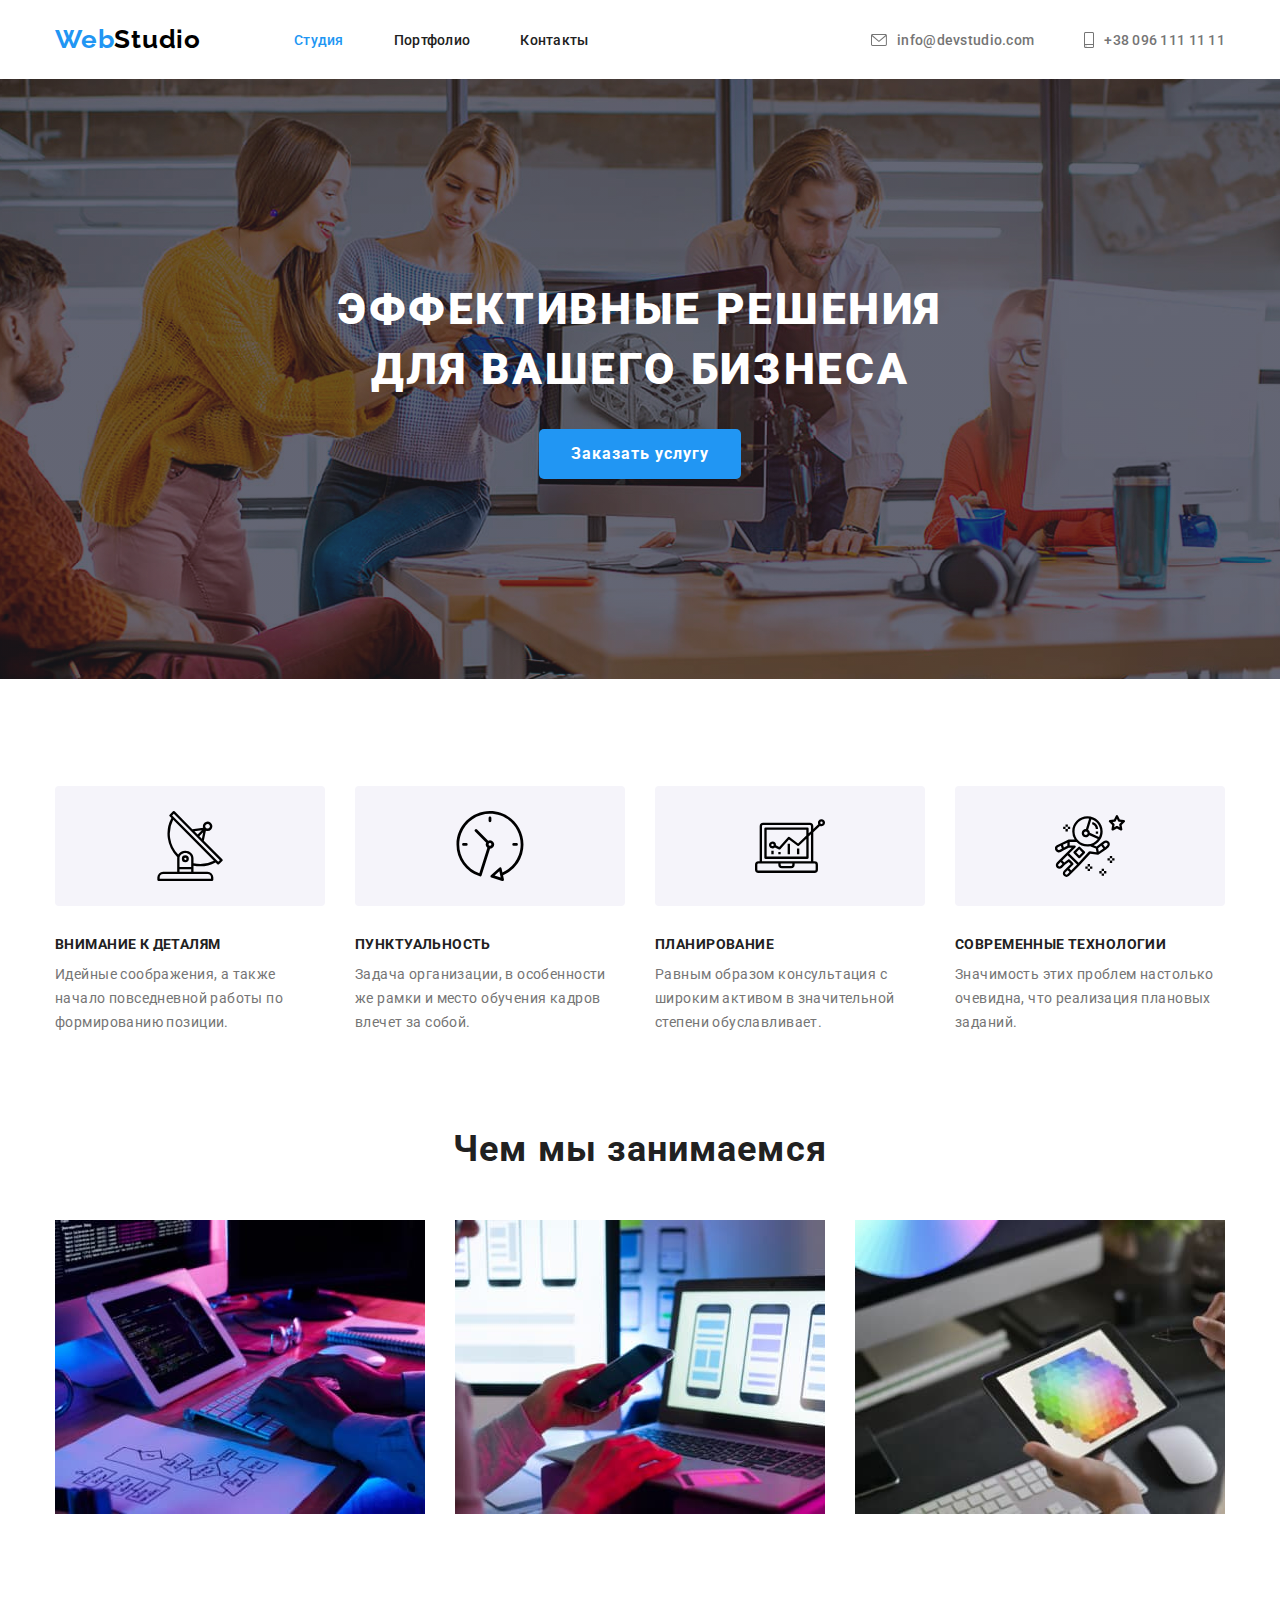
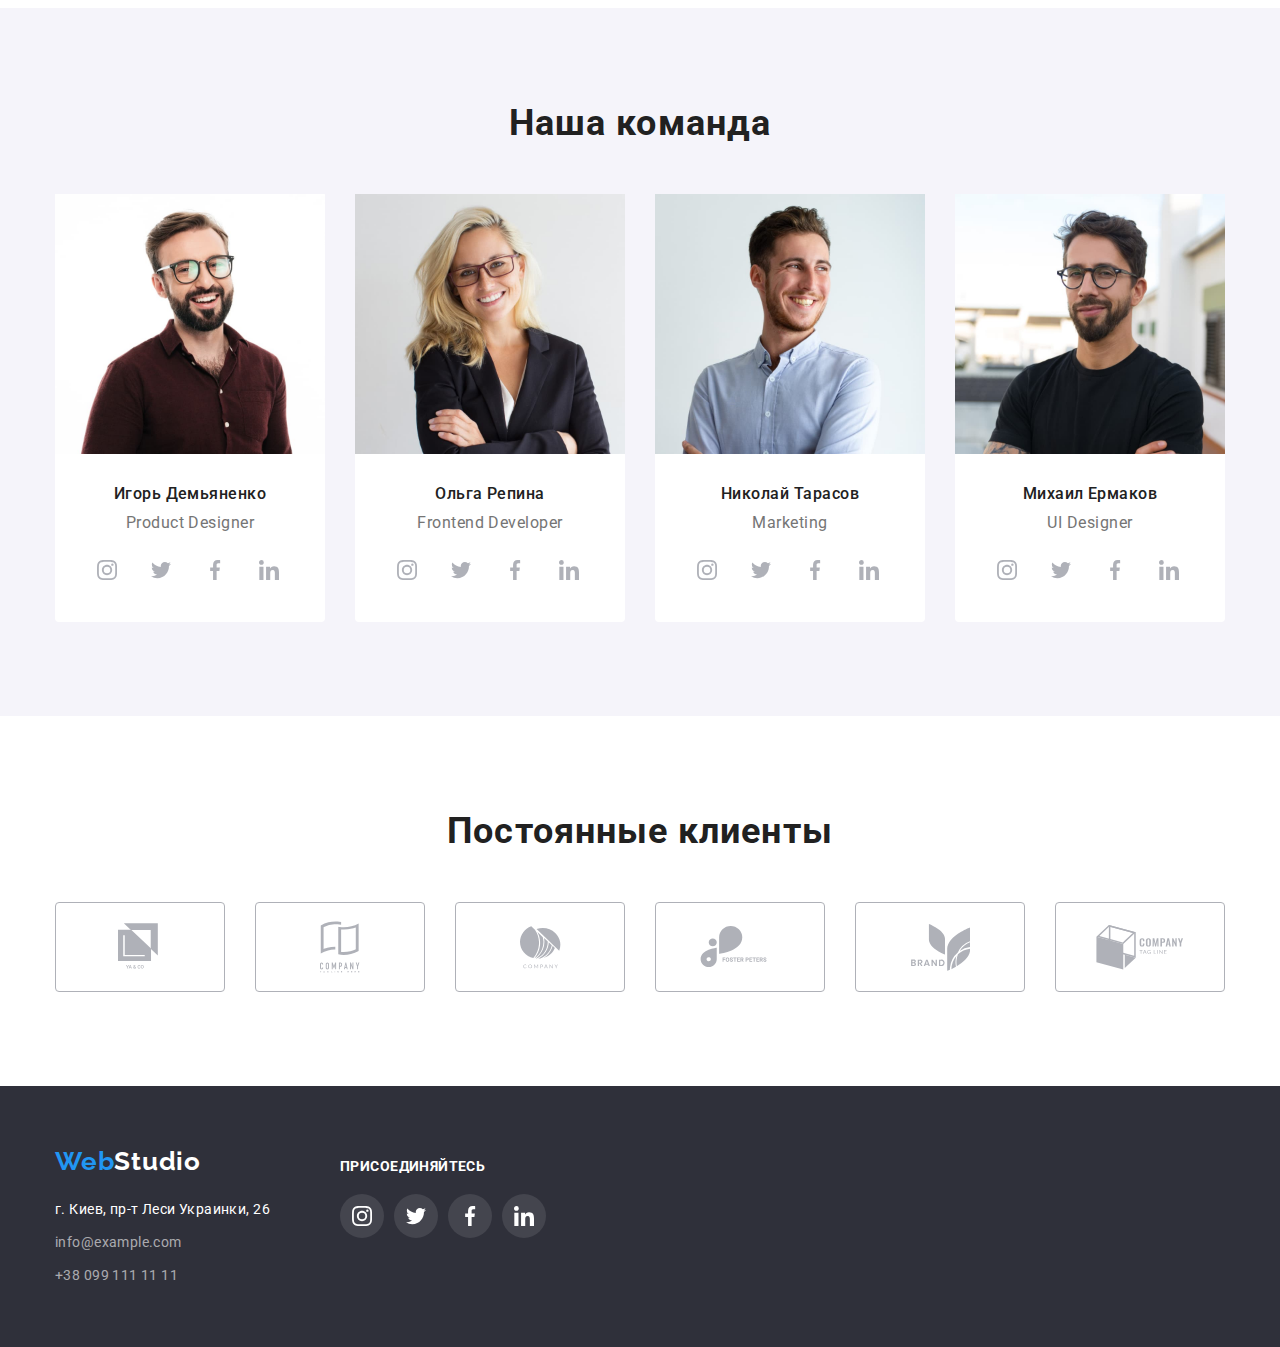
<file: index.html>
<!DOCTYPE html>
<html lang="ru">
  <head>
    <meta charset="UTF-8" />
    <meta name="viewport" content="width=device-width, initial-scale=1.0" />
    <title>Студия</title>
    <link rel="preconnect" href="https://fonts.gstatic.com" />
    <link
      href="https://fonts.googleapis.com/css2?family=Raleway:wght@400;700&family=Roboto:wght@400;500;700;900&display=swap"
      rel="stylesheet"
    />
    <link rel="stylesheet" href="./css/modern-normalize.css" />
    <link rel="stylesheet" href="./css/styles.css" />
  </head>
  <body>
    <!-- навигация в верху страницы-->
    <header>
      <div class="container">
        <nav class="nav-logo">
          <a href="./index.html" class="logo-link"
            ><span class="logo-link-part">Web</span>Studio</a
          >
          <ul class="nav-header">
            <li><a href="" class="nav-header-item current">Студия</a></li>
            <li>
              <a href="./portfolio.html" class="nav-header-item">Портфолио</a>
            </li>
            <li><a href="" class="nav-header-item">Контакты</a></li>
          </ul>
          <ul class="header-contacts">
            <li>
              <a href="mailto:info@devstudio.com" class="header-contacts-item">
                <svg class="icon-mail" width="16" height="12">
                  <use
                    href="./images/icons/symbol-defs.svg#icon-envelope"
                  ></use>
                </svg>
                info@devstudio.com</a
              >
            </li>
            <li>
              <a href="tel:+380961111111" class="header-contacts-item">
                <svg class="icon-smartphone" width="10" height="16">
                  <use
                    href="./images/icons/symbol-defs.svg#icon-smartphone"
                  ></use>
                </svg>
                +38 096 111 11 11</a
              >
            </li>
          </ul>
        </nav>
      </div>
    </header>

    <main>
      <!-- заказать услугу -->
      <section class="tagline-section">
        <div class="container">
          <h1 class="tagline-section-title">
            Эффективные решения для вашего бизнеса
          </h1>
          <a href="#" class="tagline-section-order">Заказать услугу</a>
        </div>
      </section>

      <!-- особенности (Наши преимущества) -->
      <section class="container advantages-section">
        <h2 class="visually-hidden">Наши преимущества</h2>
        <ul class="advantages-section-list">
          <li>
            <div class="icon-advantages-wrapper">
              <svg class="icon-advantages" width="70" height="70">
                <use href="./images/icons/symbol-defs.svg#icon-antenna-1"></use>
              </svg>
            </div>
            <h3 class="advantages-section-title">Внимание к деталям</h3>
            <p class="advantages-section-text">
              Идейные соображения, а также начало повседневной работы по
              формированию позиции.
            </p>
          </li>
          <li>
            <div class="icon-advantages-wrapper">
              <svg class="icon-advantages" width="70" height="70">
                <use href="./images/icons/symbol-defs.svg#icon-clock-1"></use>
              </svg>
            </div>
            <h3 class="advantages-section-title">Пунктуальность</h3>
            <p class="advantages-section-text">
              Задача организации, в особенности же рамки и место обучения кадров
              влечет за собой.
            </p>
          </li>
          <li>
            <div class="icon-advantages-wrapper">
              <svg class="icon-advantages" width="70" height="70">
                <use href="./images/icons/symbol-defs.svg#icon-diagram-1"></use>
              </svg>
            </div>
            <h3 class="advantages-section-title">Планирование</h3>
            <p class="advantages-section-text">
              Равным образом консультация с широким активом в значительной
              степени обуславливает.
            </p>
          </li>
          <li>
            <div class="icon-advantages-wrapper">
              <svg class="icon-advantages" width="70" height="70">
                <use
                  href="./images/icons/symbol-defs.svg#icon-astronaut-1"
                ></use>
              </svg>
            </div>
            <h3 class="advantages-section-title">Современные технологии</h3>
            <p class="advantages-section-text">
              Значимость этих проблем настолько очевидна, что реализация
              плановых заданий.
            </p>
          </li>
        </ul>
      </section>

      <!-- чем мы занимаемся -->
      <section class="busy-section container">
        <h2 class="section-title">Чем мы занимаемся</h2>
        <ul class="busy-section-list">
          <li>
            <img src="./images/pc-graph.jpg" alt="Разработка" />
          </li>
          <li>
            <img src="./images/mob-pc.jpg" alt="Приложения" />
          </li>
          <li>
            <img src="./images/pocket-color.jpg" alt="Дизайн" />
          </li>
        </ul>
      </section>

      <!-- наша команда -->
      <section class="team-section">
        <div class="container">
          <h2 class="section-title">Наша команда</h2>
          <ul>
            <li class="team-section-item">
              <img src="./images/idemyanenko.jpg" alt="Игорь Демьяненко" />
              <div class="team-section-text">
                <h3 class="team-section-name">Игорь Демьяненко</h3>
                <p class="team-section-position">Product Designer</p>
                <ul class="team-social-list">
                  <li class="team-social-item">
                    <a href="#" class="team-social-link">
                      <svg width="44" height="44">
                        <use
                          href="./images/icons/symbol-defs.svg#icon-instagram-2"
                        ></use>
                      </svg>
                    </a>
                  </li>
                  <li class="team-social-item">
                    <a href="#" class="team-social-link">
                      <svg width="44" height="44">
                        <use
                          href="./images/icons/symbol-defs.svg#icon-twitter-1"
                        ></use>
                      </svg>
                    </a>
                  </li>
                  <li class="team-social-item">
                    <a href="#" class="team-social-link">
                      <svg width="44" height="44">
                        <use
                          href="./images/icons/symbol-defs.svg#icon-facebook-1"
                        ></use>
                      </svg>
                    </a>
                  </li>
                  <li class="team-social-item">
                    <a href="#" class="team-social-link">
                      <svg width="44" height="44">
                        <use
                          href="./images/icons/symbol-defs.svg#icon-linkedin-1"
                        ></use>
                      </svg>
                    </a>
                  </li>
                </ul>
              </div>
            </li>
            <li class="team-section-item">
              <img src="./images/orepina.jpg" alt="Ольга Репина" />
              <div class="team-section-text">
                <h3 class="team-section-name">Ольга Репина</h3>
                <p class="team-section-position">Frontend Developer</p>
                <ul class="team-social-list">
                  <li class="team-social-item">
                    <a href="#" class="team-social-link">
                      <svg width="44" height="44">
                        <use
                          href="./images/icons/symbol-defs.svg#icon-instagram-2"
                        ></use>
                      </svg>
                    </a>
                  </li>
                  <li class="team-social-item">
                    <a href="#" class="team-social-link">
                      <svg width="44" height="44">
                        <use
                          href="./images/icons/symbol-defs.svg#icon-twitter-1"
                        ></use>
                      </svg>
                    </a>
                  </li>
                  <li class="team-social-item">
                    <a href="#" class="team-social-link">
                      <svg width="44" height="44">
                        <use
                          href="./images/icons/symbol-defs.svg#icon-facebook-1"
                        ></use>
                      </svg>
                    </a>
                  </li>
                  <li class="team-social-item">
                    <a href="#" class="team-social-link">
                      <svg width="44" height="44">
                        <use
                          href="./images/icons/symbol-defs.svg#icon-linkedin-1"
                        ></use>
                      </svg>
                    </a>
                  </li>
                </ul>
              </div>
            </li>
            <li class="team-section-item">
              <img src="./images/ntarasov.jpg" alt="Николай Тарасов" />
              <div class="team-section-text">
                <h3 class="team-section-name">Николай Тарасов</h3>
                <p class="team-section-position">Marketing</p>
                <ul class="team-social-list">
                  <li class="team-social-item">
                    <a href="#" class="team-social-link">
                      <svg width="44" height="44">
                        <use
                          href="./images/icons/symbol-defs.svg#icon-instagram-2"
                        ></use>
                      </svg>
                    </a>
                  </li>
                  <li class="team-social-item">
                    <a href="#" class="team-social-link">
                      <svg width="44" height="44">
                        <use
                          href="./images/icons/symbol-defs.svg#icon-twitter-1"
                        ></use>
                      </svg>
                    </a>
                  </li>
                  <li class="team-social-item">
                    <a href="#" class="team-social-link">
                      <svg width="44" height="44">
                        <use
                          href="./images/icons/symbol-defs.svg#icon-facebook-1"
                        ></use>
                      </svg>
                    </a>
                  </li>
                  <li class="team-social-item">
                    <a href="#" class="team-social-link">
                      <svg width="44" height="44">
                        <use
                          href="./images/icons/symbol-defs.svg#icon-linkedin-1"
                        ></use>
                      </svg>
                    </a>
                  </li>
                </ul>
              </div>
            </li>
            <li class="team-section-item">
              <img src="./images/mermakov.jpg" alt="Михаил Ермаков" />
              <div class="team-section-text">
                <h3 class="team-section-name">Михаил Ермаков</h3>
                <p class="team-section-position">UI Designer</p>
                <ul class="team-social-list">
                  <li class="team-social-item">
                    <a href="#" class="team-social-link">
                      <svg width="44" height="44">
                        <use
                          href="./images/icons/symbol-defs.svg#icon-instagram-2"
                        ></use>
                      </svg>
                    </a>
                  </li>
                  <li class="team-social-item">
                    <a href="#" class="team-social-link">
                      <svg width="44" height="44">
                        <use
                          href="./images/icons/symbol-defs.svg#icon-twitter-1"
                        ></use>
                      </svg>
                    </a>
                  </li>
                  <li class="team-social-item">
                    <a href="#" class="team-social-link">
                      <svg width="44" height="44">
                        <use
                          href="./images/icons/symbol-defs.svg#icon-facebook-1"
                        ></use>
                      </svg>
                    </a>
                  </li>
                  <li class="team-social-item">
                    <a href="#" class="team-social-link">
                      <svg width="44" height="44">
                        <use
                          href="./images/icons/symbol-defs.svg#icon-linkedin-1"
                        ></use>
                      </svg>
                    </a>
                  </li>
                </ul>
              </div>
            </li>
          </ul>
        </div>
      </section>

      <!-- СЕКЦИЯ ПОСТОЯННЫЕ КЛИЕНТЫ -->
      <section class="regular-customers">
        <div class="container">
          <h2 class="section-title">Постоянные клиенты</h2>
          <ul class="regular-list">
            <li>
              <a href="#" class="regular-link">
                <svg width="44" height="49">
                  <use href="./images/icons/symbol-defs.svg#icon-logo-1"></use>
                </svg>
              </a>
            </li>
            <li>
              <div class="icon-regular-wrapper">
                <a href="#" class="regular-link">
                  <svg width="40" height="52">
                    <use
                      href="./images/icons/symbol-defs.svg#icon-logo-2"
                    ></use>
                  </svg>
                </a>
              </div>
            </li>
            <li>
              <div class="icon-regular-wrapper">
                <a href="#" class="regular-link">
                  <svg width="41" height="43">
                    <use
                      href="./images/icons/symbol-defs.svg#icon-logo-3"
                    ></use>
                  </svg>
                </a>
              </div>
            </li>
            <li>
              <div class="icon-regular-wrapper">
                <a href="#" class="regular-link">
                  <svg width="80" height="42">
                    <use
                      href="./images/icons/symbol-defs.svg#icon-logo-4"
                    ></use>
                  </svg>
                </a>
              </div>
            </li>
            <li>
              <div class="icon-regular-wrapper">
                <a href="#" class="regular-link">
                  <svg width="59" height="47">
                    <use
                      href="./images/icons/symbol-defs.svg#icon-logo-5"
                    ></use>
                  </svg>
                </a>
              </div>
            </li>
            <li>
              <div class="icon-regular-wrapper">
                <a href="#" class="regular-link">
                  <svg width="88" height="45">
                    <use
                      href="./images/icons/symbol-defs.svg#icon-logo-6"
                    ></use>
                  </svg>
                </a>
              </div>
            </li>
          </ul>
        </div>
      </section>
    </main>

    <!-- footer -->
    <footer class="footer">
      <div class="container">
        <div class="footer-contacts-wrapper">
          <a href="./index.html" class="logo-link-footer"
            ><span class="logo-link-part">Web</span>Studio</a
          >
          <address>
            <p class="footer-location-text">г. Киев, пр-т Леси Украинки, 26</p>
            <a href="mailto:info@example.com" class="footer-contacts"
              >info@example.com
            </a>
            <a href="tel:+380991111111" class="footer-contacts"
              >+38 099 111 11 11
            </a>
          </address>
        </div>
        <div class="footer-join">
          <h3>Присоединяйтесь</h3>
          <ul class="footer-social-list">
            <li class="footer-social-item">
              <a href="#" class="footer-social-link">
                <svg width="44" height="44">
                  <use
                    href="./images/icons/symbol-defs.svg#icon-instagram-2"
                  ></use>
                </svg>
              </a>
            </li>
            <li class="footer-social-item">
              <a href="#" class="footer-social-link">
                <svg width="44" height="44">
                  <use
                    href="./images/icons/symbol-defs.svg#icon-twitter-1"
                  ></use>
                </svg>
              </a>
            </li>
            <li class="footer-social-item">
              <a href="#" class="footer-social-link">
                <svg width="44" height="44">
                  <use
                    href="./images/icons/symbol-defs.svg#icon-facebook-1"
                  ></use>
                </svg>
              </a>
            </li>
            <li class="footer-social-item">
              <a href="#" class="footer-social-link">
                <svg width="44" height="44">
                  <use
                    href="./images/icons/symbol-defs.svg#icon-linkedin-1"
                  ></use>
                </svg>
              </a>
            </li>
          </ul>
        </div>
      </div>
    </footer>
  </body>
</html>
</file>
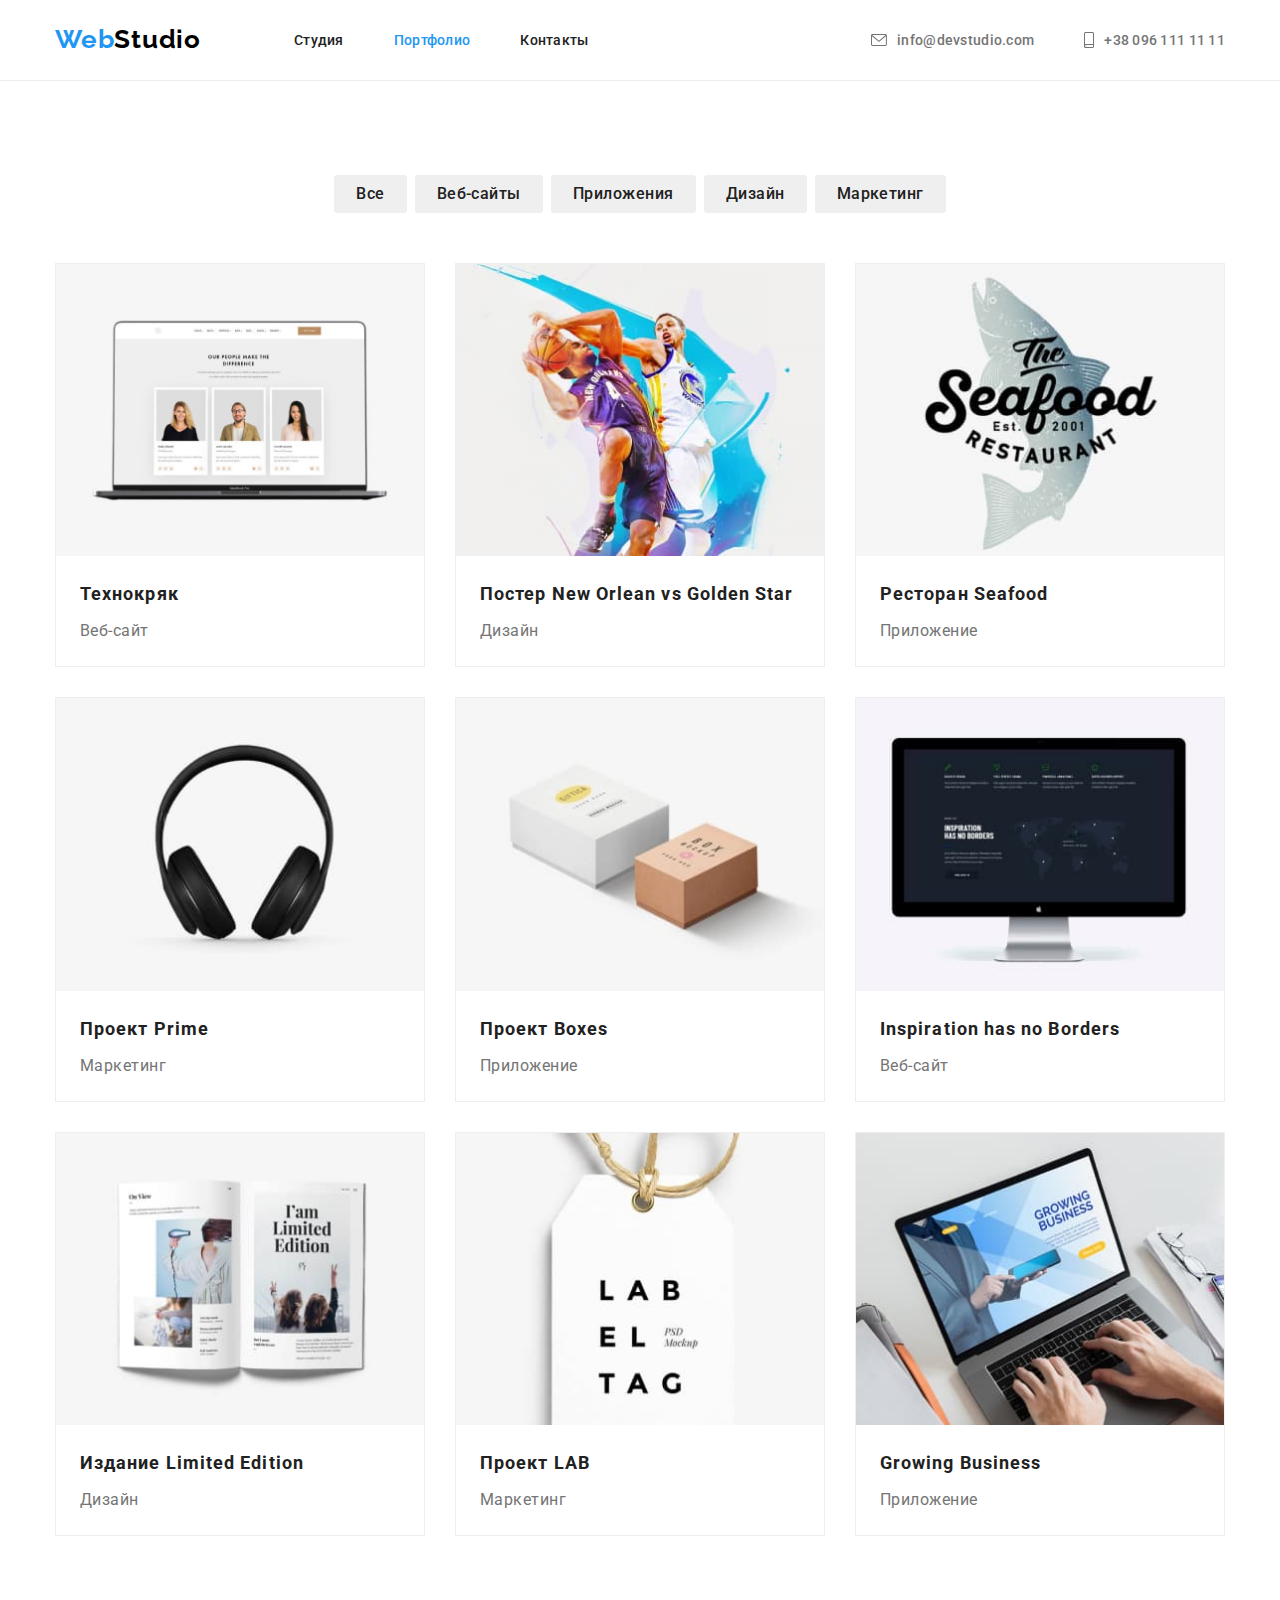
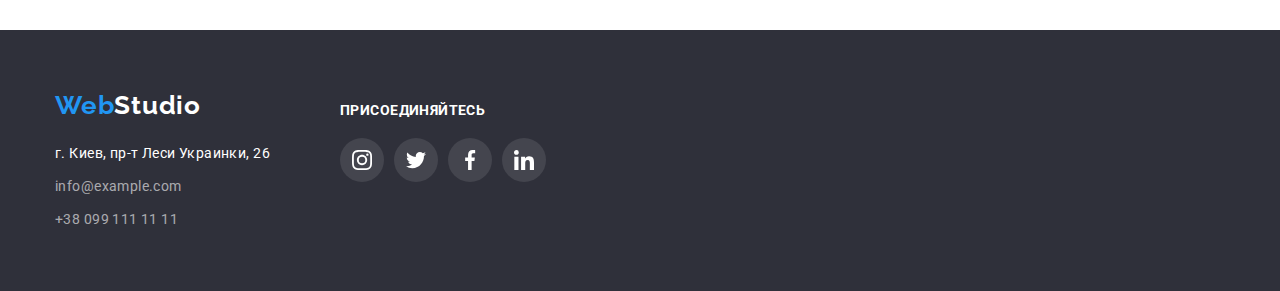
<file: portfolio.html>
<!DOCTYPE html>
<html lang="en">
  <head>
    <meta charset="UTF-8" />
    <meta http-equiv="X-UA-Compatible" content="IE=edge" />
    <meta name="viewport" content="width=device-width, initial-scale=1.0" />
    <title>Портфолио</title>
    <link rel="preconnect" href="https://fonts.gstatic.com" />
    <link
      href="https://fonts.googleapis.com/css2?family=Raleway:wght@400;700&family=Roboto:wght@400;500;700;900&display=swap"
      rel="stylesheet"
    />
    <link rel="stylesheet" href="./css/modern-normalize.css" />
    <link rel="stylesheet" href="./css/styles.css" />
  </head>
  <body>
    <!-- навигация в верху страницы, такая же шапка, как на главной (студия) -->
    <header class="portfolio-header">
      <div class="container">
        <nav class="nav-logo portfolio-nav-logo">
          <a href="./index.html" class="logo-link"
            ><span class="logo-link-part">Web</span>Studio</a
          >
          <ul class="nav-header">
            <li><a href="./index.html" class="nav-header-item">Студия</a></li>
            <li>
              <a href="" class="nav-header-item current">Портфолио</a>
            </li>
            <li><a href="" class="nav-header-item">Контакты</a></li>
          </ul>
          <ul class="header-contacts">
            <li>
              <a href="mailto:info@devstudio.com" class="header-contacts-item">
                <svg class="icon-mail" width="16" height="12">
                  <use
                    href="./images/icons/symbol-defs.svg#icon-envelope"
                  ></use>
                </svg>
                info@devstudio.com</a
              >
            </li>
            <li>
              <a href="tel:+380961111111" class="header-contacts-item">
                <svg class="icon-smartphone" width="10" height="16">
                  <use
                    href="./images/icons/symbol-defs.svg#icon-smartphone"
                  ></use>
                </svg>
                +38 096 111 11 11</a
              >
            </li>
          </ul>
        </nav>
      </div>
    </header>

    <main>
      <h1 class="visually-hidden">Примеры работ</h1>
      <!-- кнопки фильтр примеров работ -->
      <section class="portfolio container">
        <ul class="portfolio-button-list">
          <li><button type="button" class="works-button">Все</button></li>
          <li>
            <button type="button" class="works-button">Веб-сайты</button>
          </li>
          <li>
            <button type="button" class="works-button">Приложения</button>
          </li>
          <li><button type="button" class="works-button">Дизайн</button></li>
          <li>
            <button type="button" class="works-button">Маркетинг</button>
          </li>
        </ul>
        <!-- карточки примеров работ -->
        <ul class="card-set">
          <li class="card-set-item">
            <a href="#">
              <img src="./images/technocryak.jpg" alt="Технокряк" />
              <div class="card-set-text">
                <h2 class="works-cart-title">Технокряк</h2>
                <p class="works-cart-text">Веб-сайт</p>
              </div>
            </a>
          </li>
          <li class="card-set-item">
            <a href="#">
              <img
                src="./images/neworleangoldenstar.jpg"
                alt="Постер New Orlean vs Golden Star"
              />
              <div class="card-set-text">
                <h2 class="works-cart-title">
                  Постер New Orlean vs Golden Star
                </h2>
                <p class="works-cart-text">Дизайн</p>
              </div>
            </a>
          </li>
          <li class="card-set-item">
            <a href="">
              <img src="./images/seafood.jpg" alt="Ресторан Seafood" />
              <div class="card-set-text">
                <h2 class="works-cart-title">Ресторан Seafood</h2>
                <p class="works-cart-text">Приложение</p>
              </div>
            </a>
          </li>
          <li class="card-set-item">
            <a href="#">
              <img src="./images/prime.jpg" alt="Проект Prime" />
              <div class="card-set-text">
                <h2 class="works-cart-title">Проект Prime</h2>
                <p class="works-cart-text">Маркетинг</p>
              </div>
            </a>
          </li>
          <li class="card-set-item">
            <a href="#">
              <img src="./images/boxes.jpg" alt="Проект Boxes" />
              <div class="card-set-text">
                <h2 class="works-cart-title">Проект Boxes</h2>
                <p class="works-cart-text">Приложение</p>
              </div>
            </a>
          </li>
          <li class="card-set-item">
            <a href="#">
              <img
                src="./images/inspirationhasnoborders.jpg"
                alt="Inspiration has no Borders"
              />
              <div class="card-set-text">
                <h2 class="works-cart-title">Inspiration has no Borders</h2>
                <p class="works-cart-text">Веб-сайт</p>
              </div>
            </a>
          </li>
          <li class="card-set-item">
            <a href="#">
              <img
                src="./images/limitededition.jpg"
                alt="Издание Limited Edition"
              />
              <div class="card-set-text">
                <h2 class="works-cart-title">Издание Limited Edition</h2>
                <p class="works-cart-text">Дизайн</p>
              </div>
            </a>
          </li>
          <li class="card-set-item">
            <a href="#">
              <img src="./images/lab.jpg" alt="Проект LAB" />
              <div class="card-set-text">
                <h2 class="works-cart-title">Проект LAB</h2>
                <p class="works-cart-text">Маркетинг</p>
              </div>
            </a>
          </li>
          <li class="card-set-item">
            <a href="#">
              <img src="./images/growingbusiness.jpg" alt="Growing Business" />
              <div class="card-set-text">
                <h2 class="works-cart-title">Growing Business</h2>
                <p class="works-cart-text">Приложение</p>
              </div>
            </a>
          </li>
        </ul>
      </section>
    </main>

    <!-- footer -->
    <footer class="footer">
      <div class="container">
        <div class="footer-contacts-wrapper">
          <a href="./index.html" class="logo-link-footer"
            ><span class="logo-link-part">Web</span>Studio</a
          >
          <address>
            <p class="footer-location-text">г. Киев, пр-т Леси Украинки, 26</p>
            <a href="mailto:info@example.com" class="footer-contacts"
              >info@example.com
            </a>
            <a href="tel:+380991111111" class="footer-contacts"
              >+38 099 111 11 11
            </a>
          </address>
        </div>
        <div class="footer-join">
          <h3>Присоединяйтесь</h3>
          <ul class="footer-social-list">
            <li class="footer-social-item">
              <a href="#" class="footer-social-link">
                <svg width="44" height="44">
                  <use
                    href="./images/icons/symbol-defs.svg#icon-instagram-2"
                  ></use>
                </svg>
              </a>
            </li>
            <li class="footer-social-item">
              <a href="#" class="footer-social-link">
                <svg width="44" height="44">
                  <use
                    href="./images/icons/symbol-defs.svg#icon-twitter-1"
                  ></use>
                </svg>
              </a>
            </li>
            <li class="footer-social-item">
              <a href="#" class="footer-social-link">
                <svg width="44" height="44">
                  <use
                    href="./images/icons/symbol-defs.svg#icon-facebook-1"
                  ></use>
                </svg>
              </a>
            </li>
            <li class="footer-social-item">
              <a href="#" class="footer-social-link">
                <svg width="44" height="44">
                  <use
                    href="./images/icons/symbol-defs.svg#icon-linkedin-1"
                  ></use>
                </svg>
              </a>
            </li>
          </ul>
        </div>
      </div>
    </footer>
  </body>
</html>
</file>
<file: css/styles.css>
:root {
  --brand-color: rgba(33, 150, 243, 1);
  --text-blue-color: rgba(33, 150, 243, 1);
  --text-white-color: rgba(255, 255, 255, 1);
  --text-logo-color: rgba(0, 0, 0, 1);
  --text-bold-color: rgba(33, 33, 33, 1);
  --text-main-color: rgba(117, 117, 117, 1);
  --link-hover-color: rgba(33, 150, 243, 1);
  --link-footer-color: rgba(255, 255, 255, 0.6);
  --background-dark: rgba(47, 48, 58, 1);
  --background-light: rgba(245, 244, 250, 1);
  --background-white: rgba(255, 255, 255, 1);

  --card-set-gap: 30px;
}

body {
  font-family: 'Roboto', sans-serif;
  /* font-family: 'Raleway', sans-serif; */
}

h1,
h2,
h3,
h4,
h5,
h6,
p {
  margin: 0;
}

img {
  display: block;
  max-width: 100%;
  height: auto;
}

/* ---COMMON--- */

.section-title {
  font-weight: bold;
  font-size: 36px;
  line-height: 42px;
  text-align: center;
  letter-spacing: 0.03em;
  color: var(--text-bold-color);
}

.nav-header-item.current {
  color: var(--link-hover-color);
}

.visually-hidden {
  position: absolute;
  width: 1px;
  height: 1px;
  margin: -1px;
  border: 0;
  padding: 0;
  white-space: nowrap;
  clip-path: inset(100%);
  clip: rect(0 0 0 0);
  overflow: hidden;
}

/* CONTAINER */
.container {
  width: 1200px;
  padding-left: 15px;
  padding-right: 15px;

  margin-left: auto;
  margin-right: auto;

  /* outline: 1px solid tomato; */
}

/* ---INDEX.HTML--- */

/* HEADER */

.nav-logo,
.nav-header,
.header-contacts {
  display: flex;
}

.nav-logo {
  justify-content: space-between;
  align-items: center;

  padding-top: 24px;
  padding-bottom: 24px;
}

.nav-logo .logo-link {
  font-family: 'Raleway', sans-serif;
  font-weight: bold;
  font-size: 26px;
  line-height: 31px;
  letter-spacing: 0.03em;
  color: var(--text-logo-color);
}

.logo-link {
  margin-right: 93px;
}

.logo-link-part {
  color: var(--brand-color);
}

.nav-header {
  font-weight: 500;
  font-size: 14px;
  line-height: 16px;
  letter-spacing: 0.02em;
}

.nav-header li:not(:first-child) {
  margin-left: 50px;
}

.nav-header-item {
  padding-top: 32px;
  padding-bottom: 19px;

  color: var(--text-bold-color);
}

.nav-header-item:hover,
.nav-header-item:focus {
  color: var(--link-hover-color);
}

.header-contacts {
  font-weight: 500;
  font-size: 14px;
  line-height: 16px;
  letter-spacing: 0.02em;
}

.header-contacts {
  /* margin-left: 331px; */
  margin-left: auto;
}

.header-contacts li:last-child {
  margin-left: 50px;
}

.header-contacts-item {
  display: flex;
  align-items: center;

  color: var(--text-main-color);
}

.header-contacts-item:hover,
.header-contacts-item:focus {
  color: var(--link-hover-color);
}

.icon-mail {
  margin-right: 10px;
  fill: currentColor;
}

.icon-smartphone {
  margin-right: 10px;
  /* fill: var(--text-main-color); */
  fill: currentColor;
}

/* СЕКЦИЯ ЗАКАЗАТЬ УСЛУГУ */

.tagline-section {
  max-width: 1600px;
  /* height: 600px; */
  margin-left: auto;
  margin-right: auto;
  padding-top: 200px;
  padding-bottom: 200px;

  background-color: var(--background-dark);
  background-image: linear-gradient(
      to right,
      rgba(47, 48, 58, 0.4),
      rgba(47, 48, 58, 0.4)
    ),
    url(../images/back-header.jpg);
  background-size: cover;
  background-repeat: no-repeat;
  background-position: center;
  text-align: center;
}

.tagline-section-title {
  /* padding-top: 200px; */
  width: 696px;
  margin-left: auto;
  margin-right: auto;

  font-weight: 900;
  font-size: 44px;
  line-height: 60px;
  /* or 136% */

  letter-spacing: 0.06em;
  text-transform: uppercase;
  color: var(--text-white-color);
}

.tagline-section-order {
  display: inline-block;
  margin-top: 30px;
  /* margin-bottom: 200px; */
  padding: 10px 32px;

  font-weight: bold;
  font-size: 16px;
  line-height: 30px;
  /* identical to box height, or 187% */

  /* text-align: center; */
  letter-spacing: 0.06em;
  color: var(--text-white-color);
  background: var(--brand-color);
  border-radius: 5px;
}

.advantages-section {
  padding-top: 107px;
}

.container.advantages-section ul {
  display: flex;
  justify-content: space-between;
}

/* .advantages-section-list .icon-advantages{
  display: flex;.
  justify-content: center;
  align-items: center;
} */

.icon-advantages-wrapper {
  height: 120px;
  padding: 25px 100px;
  margin-bottom: 30px;

  background-color: var(--background-light);
  border-radius: 4px;
}

.icon-advantages {
  display: block;
  margin-left: auto;
  margin-right: auto;
}

.advantages-section-list li:not(:last-child) {
  margin-right: 30px;
}

.advantages-section-title {
  margin-bottom: 10px;

  font-weight: bold;
  font-size: 14px;
  line-height: 16px;
  letter-spacing: 0.03em;
  text-transform: uppercase;
  color: var(--text-bold-color);
}

.advantages-section-text {
  /* margin-top: 10px; */

  font-size: 14px;
  line-height: 24px;
  /* or 171% */
  letter-spacing: 0.03em;
  color: var(--text-main-color);
}

.busy-section .section-title {
  margin-bottom: 50px;
}

.busy-section {
  padding-top: 94px;
  padding-bottom: 94px;
}

.busy-section-list {
  display: flex;
  justify-content: space-between;
}

.busy-section-list li:not(:last-child) {
  margin-right: 30px;
}

.team-section {
  background-color: var(--background-light);
}

.team-section > .container {
  padding-top: 94px;
  padding-bottom: 94px;
}

.team-section .section-title {
  margin-bottom: 50px;
}

.team-section ul {
  display: flex;
}

.team-section-item {
  border-bottom-left-radius: 4px;
  border-bottom-right-radius: 4px;

  background-color: var(--background-white);
}

.team-section-item:not(:last-child) {
  margin-right: 30px;
}

.team-section-text {
  padding: 30px;
  /* text-align: center; */
}

.team-section-name {
  font-weight: 500;
  font-size: 16px;
  line-height: 19px;
  /* identical to box height */
  text-align: center;
  letter-spacing: 0.03em;
  color: var(--text-bold-color);
}

.team-section-position {
  margin-top: 10px;
  margin-bottom: 16px;

  font-weight: normal;
  font-size: 16px;
  line-height: 19px;
  /* identical to box height */
  text-align: center;
  letter-spacing: 0.03em;
  color: var(--text-main-color);
}

/* .team-social-list {
  margin: 16px 32px 30px 32px;
} */

.team-social-list li:not(:last-child) {
  margin-right: 10px;
}

.team-social-item {
  display: flex;
  justify-content: center;
  align-items: center;
}

.team-social-link {
  display: flex;
  justify-content: center;
  align-items: center;

  width: 44px;
  height: 44px;

  border-radius: 50%;
  color: rgba(175, 177, 184, 1);

  /* outline: 1px solid red; */
}

.team-social-link svg {
  width: 20px;
  height: 20px;
  fill: currentColor;
}

.team-social-link:hover,
.team-social-link:focus {
  background-color: var(--link-hover-color);
  color: var(--text-white-color);
}

/* СЕКЦИЯ ПОСТОЯННЫЕ КЛИЕНТЫ */
.regular-customers .container {
  padding-top: 94px;
  padding-bottom: 94px;

  color: rgba(175, 177, 184, 1);
}

.regular-customers ul {
  display: flex;
}

.regular-customers h2 {
  margin-bottom: 50px;
}

.regular-list li:not(:last-child) {
  margin-right: 30px;
}

.regular-link {
  display: flex;
  justify-content: center;
  align-items: center;

  width: 170px;
  height: 90px;

  color: rgba(175, 177, 184, 1);
  border: 1px solid rgba(175, 177, 184, 1);
  border-radius: 4px;
}

.regular-link svg {
  fill: currentColor;
}

.regular-link:hover,
.regular-link:focus {
  color: var(--link-hover-color);
  border: 1px solid var(--link-hover-color);
}

/* FOOTER */
.footer {
  background-color: var(--background-dark);
}

.footer .container {
  padding-top: 60px;
  padding-bottom: 60px;

  display: flex;
}

.footer-contacts-wrapper {
  margin-right: 70px;
}

.footer ul {
  display: flex;
}

.logo-link-footer {
  display: inline-block;
  margin-bottom: 20px;

  font-family: 'Raleway', sans-serif;
  font-weight: bold;
  font-size: 26px;
  line-height: 31px;
  letter-spacing: 0.03em;
  color: var(--text-white-color);
}

.footer-location-text {
  font-weight: normal;
  font-size: 14px;
  line-height: 24px;
  /* or 171% */
  letter-spacing: 0.03em;
  color: var(--text-white-color);
}

.footer-contacts {
  display: block;
  margin-top: 9px;

  font-weight: normal;
  font-size: 14px;
  line-height: 24px;
  /* or 171% */
  letter-spacing: 0.03em;
  color: var(--link-footer-color);
}

.footer-contacts:hover,
.footer-contacts:focus {
  color: var(--link-hover-color);
}

.footer-join {
  margin-top: 12px;
}

.footer-join h3 {
  margin-bottom: 20px;

  font-weight: bold;
  font-size: 14px;
  line-height: 16px;
  letter-spacing: 0.03em;
  text-transform: uppercase;

  color: var(--text-white-color);
}

.footer-social-list li:not(:last-child) {
  margin-right: 10px;
}

.footer-social-item {
  display: flex;
  justify-content: center;
  align-items: center;
}

.footer-social-link {
  display: flex;
  justify-content: center;
  align-items: center;

  width: 44px;
  height: 44px;

  border-radius: 50%;
  background-color: rgba(255, 255, 255, 0.1);
  color: var(--text-white-color);

  /* outline: 1px solid red; */
}

.footer-social-link svg {
  width: 20px;
  height: 20px;
  fill: currentColor;
}

.footer-social-link:hover,
.footer-social-link:focus {
  background-color: var(--link-hover-color);
  color: var(--text-white-color);
}

/* ---PORTFOLIO.HTML--- */

.portfolio-header {
  border-bottom: 1px solid #ececec;
}

.nav-logo.portfolio-nav-logo {
  padding-bottom: 25px;
}

.portfolio.container {
  padding-top: 94px;
  padding-bottom: 94px;
}

.portfolio-button-list > li:not(:last-child) {
  margin-right: 8px;
}

.portfolio-button-list {
  display: flex;
  justify-content: center;

  margin-bottom: 50px;
}

.works-button {
  display: block;
  padding: 6px 22px;

  font-weight: 500;
  font-size: 16px;
  line-height: 26px;
  /* identical to box height, or 162% */
  text-align: center;
  letter-spacing: 0.03em;

  color: var(--text-bold-color);
  border: none;
  border-radius: 3px;
}

.works-button:hover,
.works-button:focus {
  color: var(--text-white-color);
  background-color: var(--link-hover-color);
  box-shadow: 0px 3px 1px rgba(0, 0, 0, 0.1), 0px 1px 2px rgba(0, 0, 0, 0.08),
    0px 2px 2px rgba(0, 0, 0, 0.12);
}

/* --- CARDS GRID --- */

.card-set {
  display: flex;
  flex-wrap: wrap;
  margin-left: calc(-1 * var(--card-set-gap));
  margin-top: calc(-1 * var(--card-set-gap));
}

.card-set > .card-set-item {
  flex-basis: calc(100% / 3 - var(--card-set-gap));
  margin-left: var(--card-set-gap);
  margin-top: var(--card-set-gap);
}

.card-set-item {
  border: 1px solid #eeeeee;
}

.card-set-item a:hover {
  display: inline-block;
  box-shadow: 0px 1px 1px rgba(0, 0, 0, 0.12), 0px 4px 4px rgba(0, 0, 0, 0.06),
    1px 4px 6px rgba(0, 0, 0, 0.16);
}

.card-set-text {
  padding: 20px 24px;
}

.works-cart-title {
  margin-bottom: 4px;

  font-weight: bold;
  font-size: 18px;
  line-height: 36px;
  /* identical to box height, or 200% */
  letter-spacing: 0.06em;

  color: var(--text-bold-color);
}

.works-cart-text {
  font-weight: normal;
  font-size: 16px;
  line-height: 30px;
  /* identical to box height, or 187% */
  letter-spacing: 0.03em;

  color: var(--text-main-color);
}
</file>
